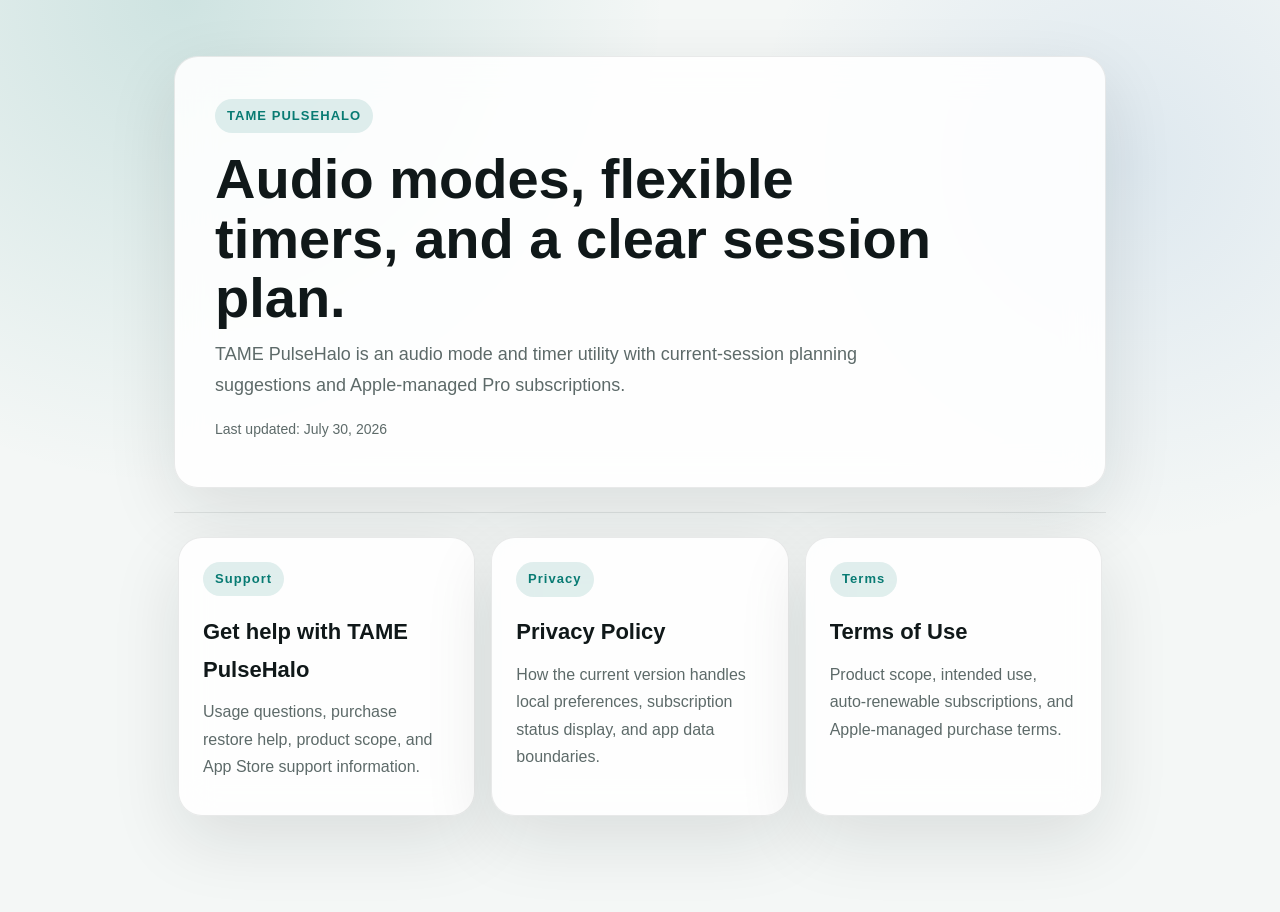
<file: index.html>
<!doctype html>
<html lang="en">
<head>
  <meta charset="utf-8">
  <meta name="viewport" content="width=device-width, initial-scale=1">
  <title>TAME PulseHalo App Info</title>
  <meta name="description" content="Official support, privacy, and terms pages for TAME PulseHalo.">
  <link rel="stylesheet" href="./style.css">
</head>
<body>
  <main class="wrap">
    <header class="hero">
      <div class="eyebrow">TAME PULSEHALO</div>
      <h1>Audio modes, flexible timers, and a clear session plan.</h1>
      <p class="lead">TAME PulseHalo is an audio mode and timer utility with current-session planning suggestions and Apple-managed Pro subscriptions.</p>
      <p class="updated">Last updated: July 30, 2026</p>
    </header>

    <section class="grid">
      <a class="card" href="./support.html">
        <span>Support</span>
        <h2>Get help with TAME PulseHalo</h2>
        <p>Usage questions, purchase restore help, product scope, and App Store support information.</p>
      </a>
      <a class="card" href="./privacy-policy.html">
        <span>Privacy</span>
        <h2>Privacy Policy</h2>
        <p>How the current version handles local preferences, subscription status display, and app data boundaries.</p>
      </a>
      <a class="card" href="./terms-of-use.html">
        <span>Terms</span>
        <h2>Terms of Use</h2>
        <p>Product scope, intended use, auto-renewable subscriptions, and Apple-managed purchase terms.</p>
      </a>
    </section>
  </main>
</body>
</html>
</file>
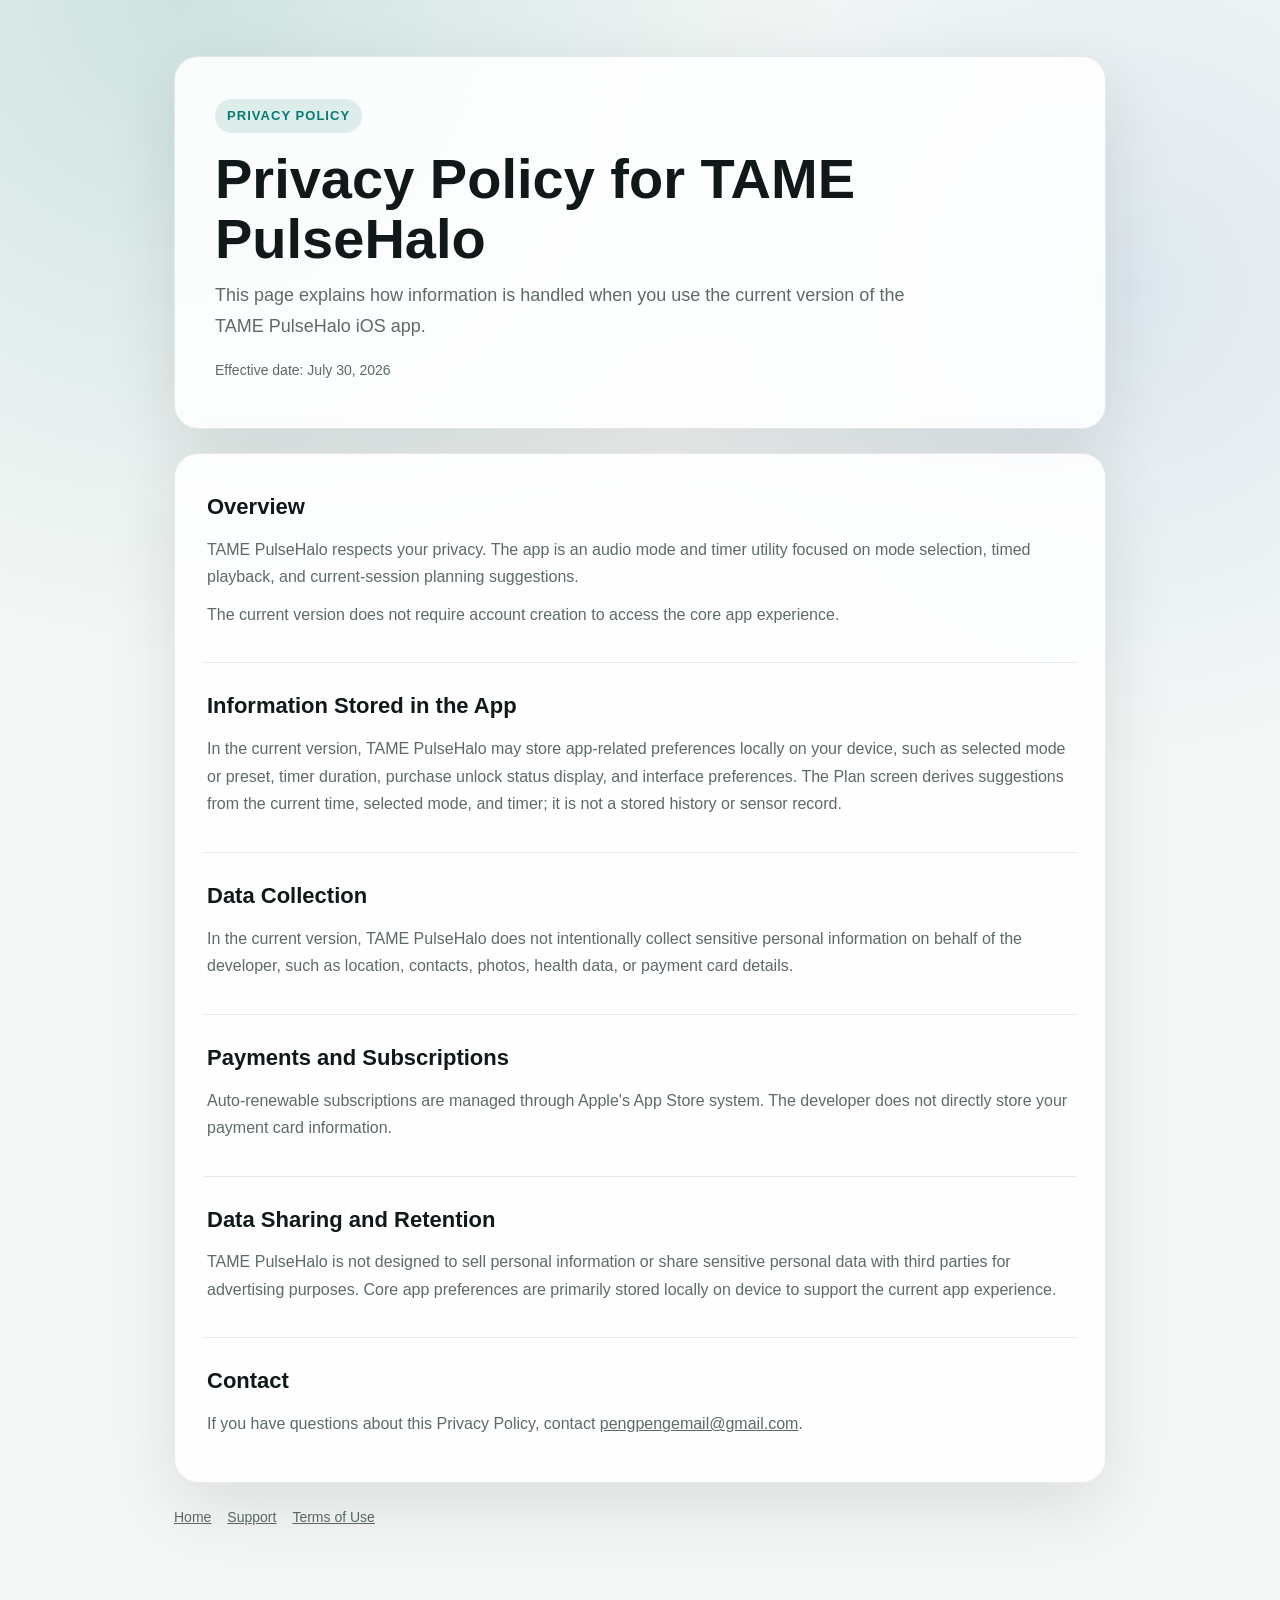
<file: privacy-policy.html>
<!doctype html>
<html lang="en">
<head>
  <meta charset="utf-8">
  <meta name="viewport" content="width=device-width, initial-scale=1">
  <title>TAME PulseHalo Privacy Policy</title>
  <meta name="description" content="Privacy Policy for TAME PulseHalo.">
  <link rel="stylesheet" href="./style.css">
</head>
<body>
  <main class="wrap">
    <header class="hero">
      <div class="eyebrow">PRIVACY POLICY</div>
      <h1>Privacy Policy for TAME PulseHalo</h1>
      <p class="lead">This page explains how information is handled when you use the current version of the TAME PulseHalo iOS app.</p>
      <p class="updated">Effective date: July 30, 2026</p>
    </header>

    <article class="panel">
      <section>
        <h2>Overview</h2>
        <p>TAME PulseHalo respects your privacy. The app is an audio mode and timer utility focused on mode selection, timed playback, and current-session planning suggestions.</p>
        <p>The current version does not require account creation to access the core app experience.</p>
      </section>
      <section>
        <h2>Information Stored in the App</h2>
        <p>In the current version, TAME PulseHalo may store app-related preferences locally on your device, such as selected mode or preset, timer duration, purchase unlock status display, and interface preferences. The Plan screen derives suggestions from the current time, selected mode, and timer; it is not a stored history or sensor record.</p>
      </section>
      <section>
        <h2>Data Collection</h2>
        <p>In the current version, TAME PulseHalo does not intentionally collect sensitive personal information on behalf of the developer, such as location, contacts, photos, health data, or payment card details.</p>
      </section>
      <section>
        <h2>Payments and Subscriptions</h2>
        <p>Auto-renewable subscriptions are managed through Apple's App Store system. The developer does not directly store your payment card information.</p>
      </section>
      <section>
        <h2>Data Sharing and Retention</h2>
        <p>TAME PulseHalo is not designed to sell personal information or share sensitive personal data with third parties for advertising purposes. Core app preferences are primarily stored locally on device to support the current app experience.</p>
      </section>
      <section>
        <h2>Contact</h2>
        <p>If you have questions about this Privacy Policy, contact <a href="mailto:pengpengemail@gmail.com">pengpengemail@gmail.com</a>.</p>
      </section>
    </article>

    <nav class="footer"><a href="./index.html">Home</a><a href="./support.html">Support</a><a href="./terms-of-use.html">Terms of Use</a></nav>
  </main>
</body>
</html>
</file>
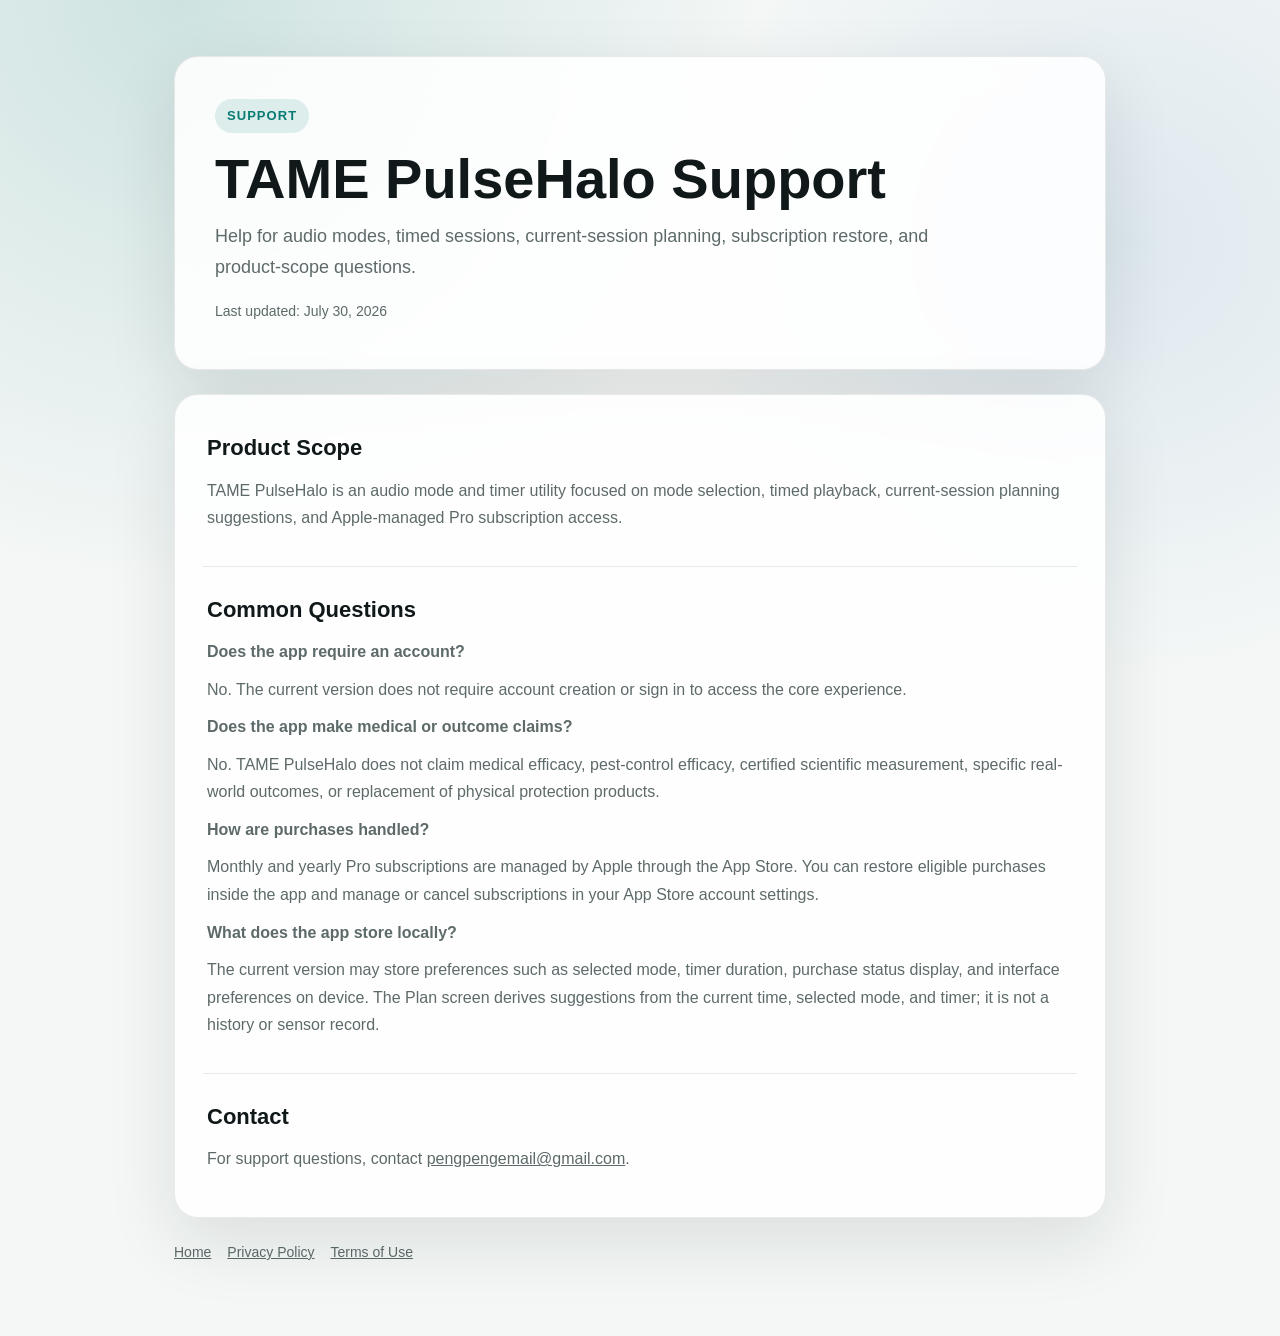
<file: support.html>
<!doctype html>
<html lang="en">
<head>
  <meta charset="utf-8">
  <meta name="viewport" content="width=device-width, initial-scale=1">
  <title>TAME PulseHalo Support</title>
  <meta name="description" content="Support page for TAME PulseHalo.">
  <link rel="stylesheet" href="./style.css">
</head>
<body>
  <main class="wrap">
    <header class="hero">
      <div class="eyebrow">SUPPORT</div>
      <h1>TAME PulseHalo Support</h1>
      <p class="lead">Help for audio modes, timed sessions, current-session planning, subscription restore, and product-scope questions.</p>
      <p class="updated">Last updated: July 30, 2026</p>
    </header>

    <article class="panel">
      <section>
        <h2>Product Scope</h2>
        <p>TAME PulseHalo is an audio mode and timer utility focused on mode selection, timed playback, current-session planning suggestions, and Apple-managed Pro subscription access.</p>
      </section>
      <section>
        <h2>Common Questions</h2>
        <p><strong>Does the app require an account?</strong></p>
        <p>No. The current version does not require account creation or sign in to access the core experience.</p>
        <p><strong>Does the app make medical or outcome claims?</strong></p>
        <p>No. TAME PulseHalo does not claim medical efficacy, pest-control efficacy, certified scientific measurement, specific real-world outcomes, or replacement of physical protection products.</p>
        <p><strong>How are purchases handled?</strong></p>
        <p>Monthly and yearly Pro subscriptions are managed by Apple through the App Store. You can restore eligible purchases inside the app and manage or cancel subscriptions in your App Store account settings.</p>
        <p><strong>What does the app store locally?</strong></p>
        <p>The current version may store preferences such as selected mode, timer duration, purchase status display, and interface preferences on device. The Plan screen derives suggestions from the current time, selected mode, and timer; it is not a history or sensor record.</p>
      </section>
      <section>
        <h2>Contact</h2>
        <p>For support questions, contact <a href="mailto:pengpengemail@gmail.com">pengpengemail@gmail.com</a>.</p>
      </section>
    </article>

    <nav class="footer"><a href="./index.html">Home</a><a href="./privacy-policy.html">Privacy Policy</a><a href="./terms-of-use.html">Terms of Use</a></nav>
  </main>
</body>
</html>
</file>
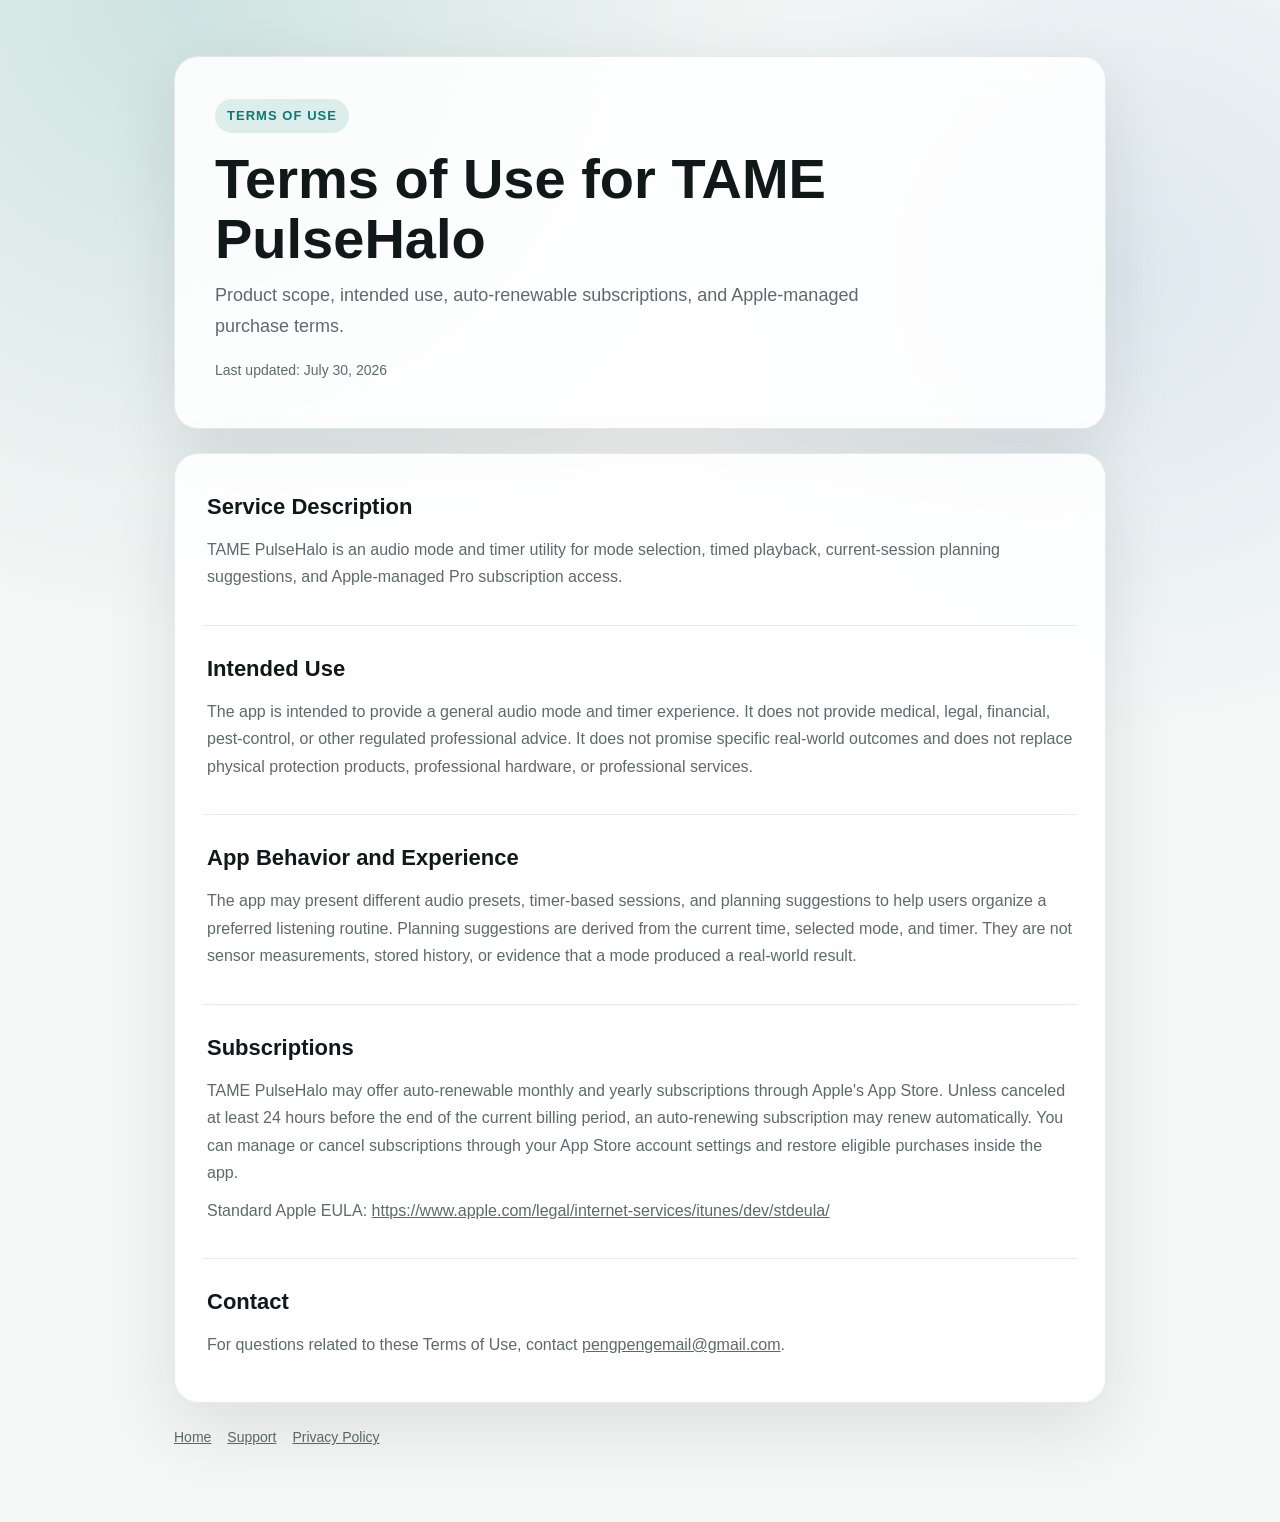
<file: terms-of-use.html>
<!doctype html>
<html lang="en">
<head>
  <meta charset="utf-8">
  <meta name="viewport" content="width=device-width, initial-scale=1">
  <title>TAME PulseHalo Terms of Use</title>
  <meta name="description" content="Terms of Use for TAME PulseHalo.">
  <link rel="stylesheet" href="./style.css">
</head>
<body>
  <main class="wrap">
    <header class="hero">
      <div class="eyebrow">TERMS OF USE</div>
      <h1>Terms of Use for TAME PulseHalo</h1>
      <p class="lead">Product scope, intended use, auto-renewable subscriptions, and Apple-managed purchase terms.</p>
      <p class="updated">Last updated: July 30, 2026</p>
    </header>

    <article class="panel">
      <section>
        <h2>Service Description</h2>
        <p>TAME PulseHalo is an audio mode and timer utility for mode selection, timed playback, current-session planning suggestions, and Apple-managed Pro subscription access.</p>
      </section>
      <section>
        <h2>Intended Use</h2>
        <p>The app is intended to provide a general audio mode and timer experience. It does not provide medical, legal, financial, pest-control, or other regulated professional advice. It does not promise specific real-world outcomes and does not replace physical protection products, professional hardware, or professional services.</p>
      </section>
      <section>
        <h2>App Behavior and Experience</h2>
        <p>The app may present different audio presets, timer-based sessions, and planning suggestions to help users organize a preferred listening routine. Planning suggestions are derived from the current time, selected mode, and timer. They are not sensor measurements, stored history, or evidence that a mode produced a real-world result.</p>
      </section>
      <section>
        <h2>Subscriptions</h2>
        <p>TAME PulseHalo may offer auto-renewable monthly and yearly subscriptions through Apple's App Store. Unless canceled at least 24 hours before the end of the current billing period, an auto-renewing subscription may renew automatically. You can manage or cancel subscriptions through your App Store account settings and restore eligible purchases inside the app.</p>
        <p>Standard Apple EULA: <a href="https://www.apple.com/legal/internet-services/itunes/dev/stdeula/">https://www.apple.com/legal/internet-services/itunes/dev/stdeula/</a></p>
      </section>
      <section>
        <h2>Contact</h2>
        <p>For questions related to these Terms of Use, contact <a href="mailto:pengpengemail@gmail.com">pengpengemail@gmail.com</a>.</p>
      </section>
    </article>

    <nav class="footer"><a href="./index.html">Home</a><a href="./support.html">Support</a><a href="./privacy-policy.html">Privacy Policy</a></nav>
  </main>
</body>
</html>
</file>
<file: style.css>
:root {
  --bg: #f4f7f6;
  --paper: rgba(255, 255, 255, 0.88);
  --ink: #101819;
  --muted: #5d6a69;
  --line: rgba(16, 24, 25, 0.09);
  --accent: #087b73;
  --accent-soft: rgba(8, 123, 115, 0.12);
  --shadow: 0 24px 70px rgba(16, 24, 25, 0.11);
}

* {
  box-sizing: border-box;
}

body {
  margin: 0;
  font-family: -apple-system, BlinkMacSystemFont, "Segoe UI", sans-serif;
  color: var(--ink);
  line-height: 1.72;
  background:
    radial-gradient(circle at 14% 0%, rgba(8, 123, 115, 0.16), transparent 34%),
    radial-gradient(circle at 88% 18%, rgba(62, 126, 188, 0.12), transparent 28%),
    var(--bg);
}

a {
  color: inherit;
}

.wrap {
  max-width: 980px;
  margin: 0 auto;
  padding: 56px 24px 72px;
}

.hero,
.card,
.panel {
  background: var(--paper);
  border: 1px solid var(--line);
  border-radius: 24px;
  box-shadow: var(--shadow);
  backdrop-filter: blur(18px);
}

.hero {
  padding: 42px 40px 36px;
  margin-bottom: 24px;
}

.eyebrow,
.card span {
  display: inline-block;
  margin-bottom: 16px;
  padding: 6px 12px;
  border-radius: 999px;
  background: var(--accent-soft);
  color: var(--accent);
  font-size: 13px;
  font-weight: 700;
  letter-spacing: 0.08em;
}

h1 {
  max-width: 760px;
  margin: 0 0 12px;
  font-size: clamp(34px, 5vw, 56px);
  line-height: 1.06;
  letter-spacing: 0;
}

h2 {
  margin: 0 0 10px;
  font-size: 22px;
  letter-spacing: 0;
}

p {
  margin: 0 0 10px;
  color: var(--muted);
}

.lead {
  max-width: 720px;
  font-size: 18px;
}

.updated {
  margin-top: 16px;
  font-size: 14px;
}

.grid {
  display: grid;
  grid-template-columns: repeat(3, minmax(0, 1fr));
  gap: 16px;
}

.card {
  display: block;
  min-height: 250px;
  padding: 24px;
  text-decoration: none;
  transition: transform 200ms ease-in-out, box-shadow 200ms ease-in-out;
}

.card:hover {
  transform: translateY(-2px);
  box-shadow: 0 30px 80px rgba(16, 24, 25, 0.14);
}

.panel {
  padding: 10px 28px;
}

section {
  padding: 24px 4px;
  border-top: 1px solid var(--line);
}

section:first-child {
  border-top: 0;
}

.footer {
  display: flex;
  flex-wrap: wrap;
  gap: 16px;
  margin-top: 22px;
  color: var(--muted);
  font-size: 14px;
}

@media (max-width: 760px) {
  .wrap {
    padding: 22px 14px 44px;
  }

  .hero {
    padding: 30px 24px;
  }

  .grid {
    grid-template-columns: 1fr;
  }

  .panel {
    padding: 8px 18px;
  }
}
</file>
